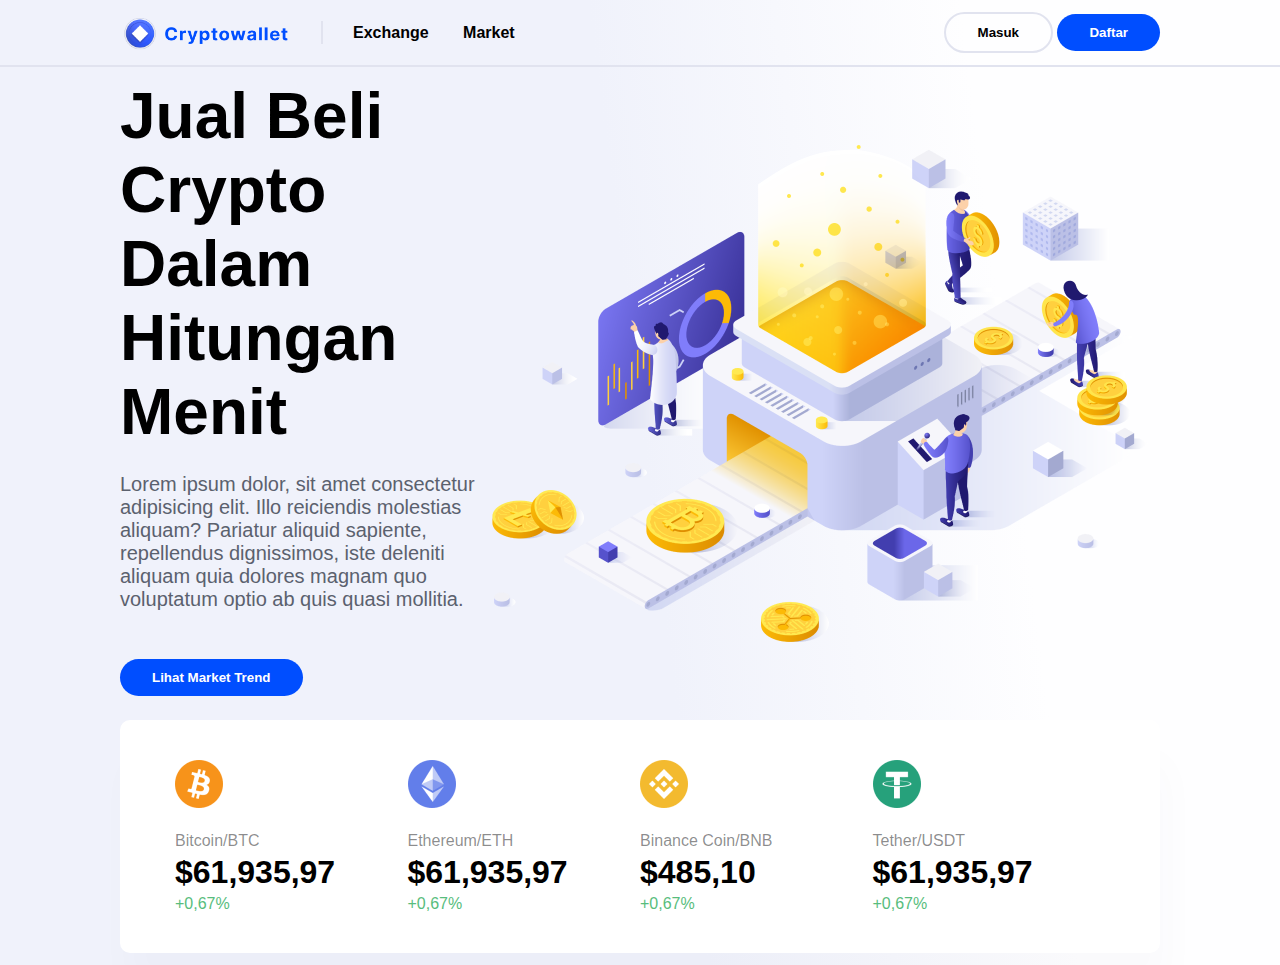
<file: index.html>
<!DOCTYPE html>
<html lang="en">
  <head>
    <meta charset="UTF-8" />
    <meta http-equiv="X-UA-Compatible" content="IE=edge" />
    <meta name="viewport" content="width=device-width, initial-scale=1.0" />
    <title>Cryptowallet</title>
    <link rel="stylesheet" href="style.css" />
    <link rel="icon" href="/assets/icon.svg" />
  </head>
  <body>
    <!-- header -->
    <div class="header">
      <div class="header-menu">
        <img src="/assets/logo.png" alt="logo image" class="logo" />
        <img src="/assets/logo-text.png" alt="logo-text" class="logo-text" />
        <ul>
          <li class="nav-list"><a href="">Exchange</a></li>
          <li class="nav-list"><a href="">Market</a></li>
        </ul>
      </div>
      <div class="header-action">
        <button class="btn btn-secondary">Masuk</button>
        <button class="btn btn-primary" id="btnRegister">Daftar</button>
      </div>
    </div>
    <!-- end header -->

    <!-- hero -->
    <div class="hero">
      <div class="hero-text">
        <h1>
          Jual Beli <br />
          Crypto Dalam <br />
          Hitungan Menit
        </h1>
        <p>
          Lorem ipsum dolor, sit amet consectetur adipisicing elit. Illo
          reiciendis molestias aliquam? Pariatur aliquid sapiente, repellendus
          dignissimos, iste deleniti aliquam quia dolores magnam quo voluptatum
          optio ab quis quasi mollitia.
        </p>
        <button class="btn btn-primary">Lihat Market Trend</button>
      </div>
      <div class="hero-image">
        <img src="/assets/hero.png" alt="Hero" />
      </div>
    </div>
    <!-- end hero -->

    <!-- info -->
    <div class="info">
      <div class="info-card">
        <div class="info-list">
          <img src="/assets/icon1.png" alt="Icon 1" />
          <div class="text-header">Bitcoin/BTC</div>
          <h4>$61,935,97</h4>
          <div class="text-desc">+0,67%</div>
        </div>

        <div class="info-list">
          <img src="/assets/icon2.png" alt="Icon 2" />
          <div class="text-header">Ethereum/ETH</div>
          <h4>$61,935,97</h4>
          <div class="text-desc">+0,67%</div>
        </div>

        <div class="info-list">
          <img src="/assets/icon3.png" alt="Icon 3" />
          <div class="text-header">Binance Coin/BNB</div>
          <h4>$485,10</h4>
          <div class="text-desc">+0,67%</div>
        </div>

        <div class="info-list">
          <img src="/assets/icon4.png" alt="Icon 4" />
          <div class="text-header">Tether/USDT</div>
          <h4>$61,935,97</h4>
          <div class="text-desc">+0,67%</div>
        </div>
      </div>
    </div>
    <!-- end info -->

    <!-- modal -->
    <div class="modal" id="modalRegister">
      <div class="modal-content">
        <div class="modal-close">
          <span class="icon-close">&times;</span>
        </div>
        <h4>Daftar Ke Cryptowallet</h4>
        <div class="modal-desc">
          Sudah Punya Akun? <a href=>Masuk disini</a>
        </div>
        <form>
          <div class="form-input">
            <label>Email</label>
            <input type="email" placeholder="Masukan email" />
          </div>
          <div class="form-input">
            <label>Kata Sandi</label>
            <input type="password" placeholder="Masukan kata sandi" />
          </div>
          <div class="form-input">
            <label>Konfirmasi Kata Sandi</label>
            <input type="password" placeholder="Masukan kata sandi" />
          </div>
          <button class="btn btn-primary btn-block">Daftar</button>
        </form>
        <div class="modal-footer">
          Dengan klik mendaftar, saya menyetujui
          <a href="">Syarat dan Ketentuan</a> serta
          <a href="">Kebijakan Privasi</a> Cryptowallet
        </div>
      </div>
    </div>
    <!-- end modal -->

    <script>
      var btnRegister = document.getElementById
      ("btnRegister");

      var modalRegister = document.getElementById
      ("modalRegister");

      var btnCloseModal = document.getElementsByClassName
      ("icon-close")[0];

      btnRegister.onclick = function() {
        //console.log("tessssssss");
        modalRegister.style.display = "flex"
      };

      btnCloseModal.onclick = function() {
        modalRegister.style.display = "none";
      };

      window.onclick = function() {
        if (event.target == modalRegister) {
          modalRegister.style.display = "none"; 
        }
      };
    </script>
  </body>
</html>
</file>
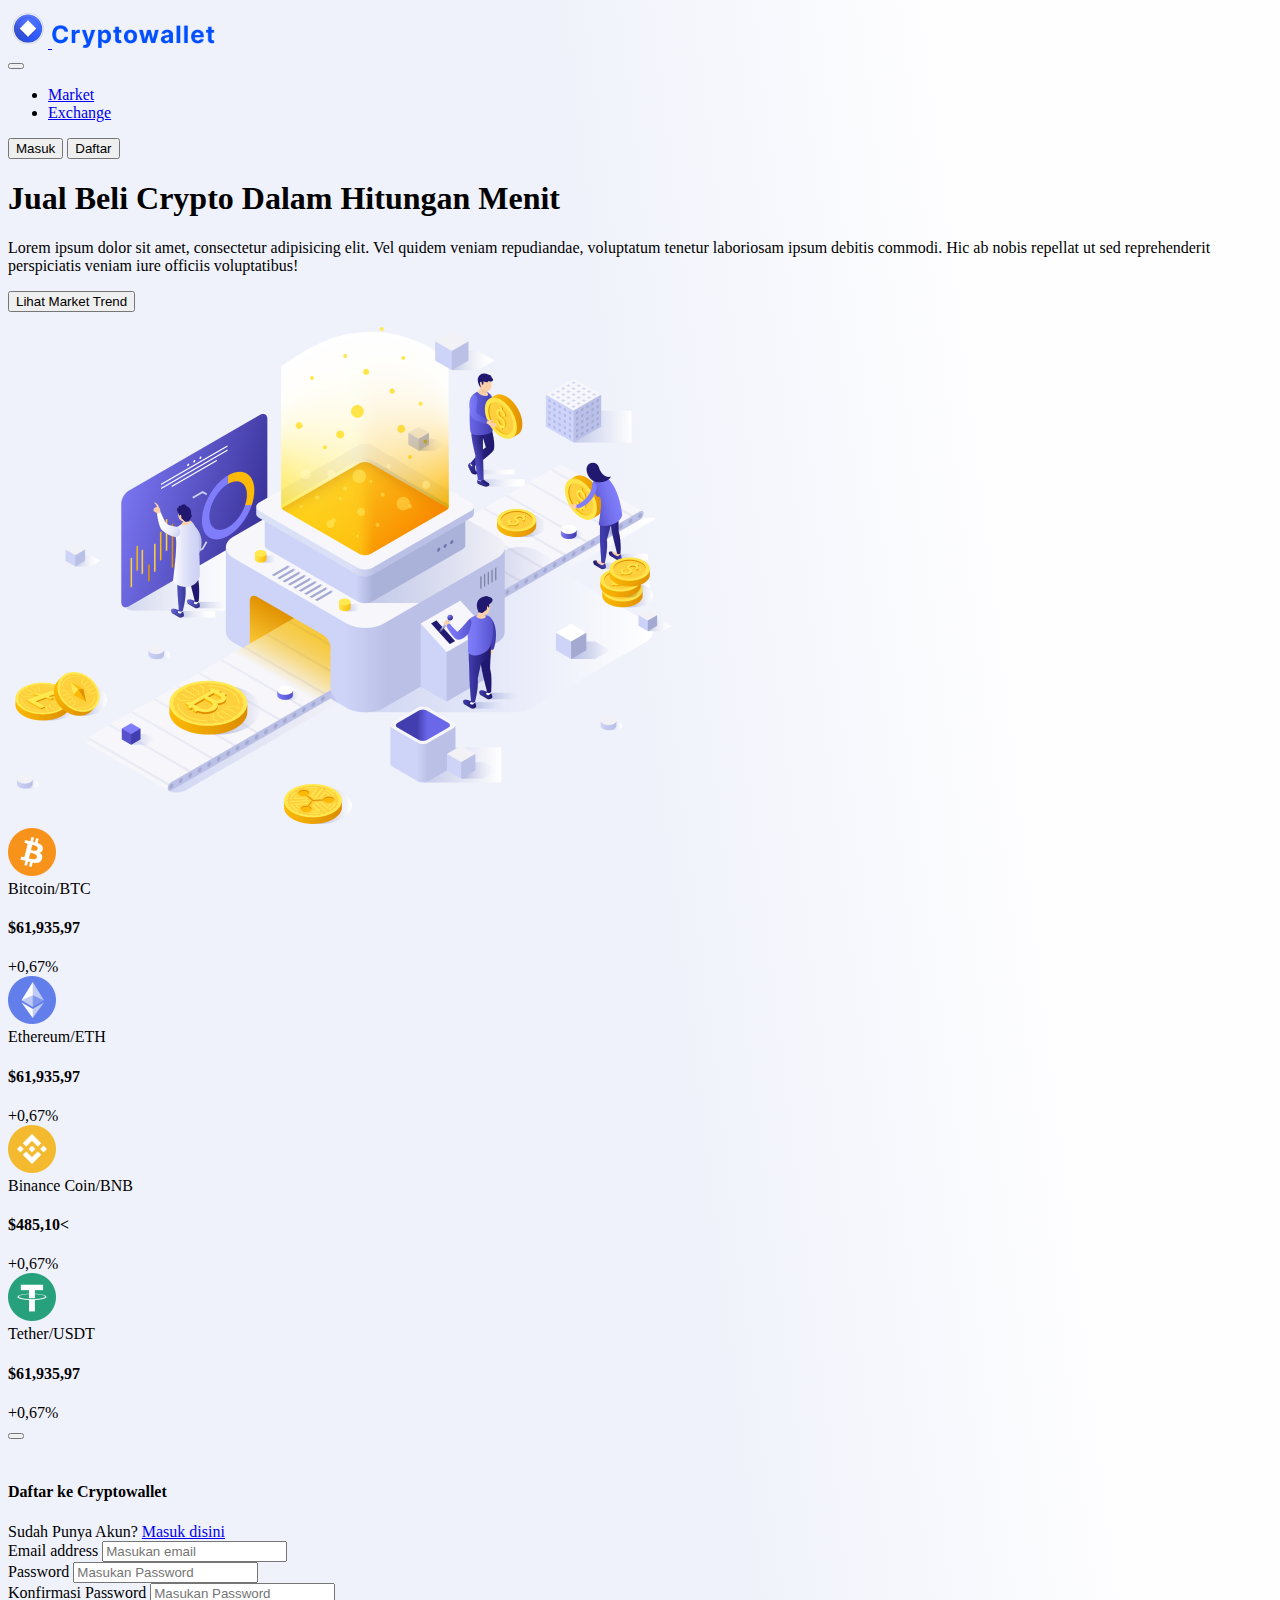
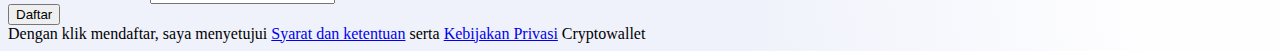
<file: bootstraps.html>
<!DOCTYPE html>
<html lang="en">
  <head>
    <meta charset="utf-8" />
    <meta name="viewport" content="width=device-width, initial-scale=1" />
    <title>Cryptowallet</title>
    <link
      href="https://cdn.jsdelivr.net/npm/bootstrap@5.2.2/dist/css/bootstrap.min.css"
      rel="stylesheet"
      integrity="sha384-Zenh87qX5JnK2Jl0vWa8Ck2rdkQ2Bzep5IDxbcnCeuOxjzrPF/et3URy9Bv1WTRi"
      crossorigin="anonymous"
    />

    <style>
      body {
        background-image: linear-gradient(
          82.94deg,
          #f0f2fb 50.57%,
          #fefeff 77.18%
        );
      }
    </style>
  </head>
  <body>
    <!-- HEADER -->
    <div class="container">
      <nav class="navbar navbar-expand-lg">
        <div class="container-fluid">
          <a class="navbar-brand" href="#">
            <img src="./assets/logo.png" alt="logo" width="40px" />
            <img src="./assets/logo-text.png" alt="logo-text" width="163px" />
          </a>
          <div class="vr mx-2 d-none d-lg-inline" style="width: 2px"></div>
          <button
            class="navbar-toggler"
            type="button"
            data-bs-toggle="collapse"
            data-bs-target="#navbarSupportedContent"
            aria-controls="navbarSupportedContent"
            aria-expanded="false"
            aria-label="Toggle navigation"
          >
            <span class="navbar-toggler-icon"></span>
          </button>
          <div class="collapse navbar-collapse" id="navbarSupportedContent">
            <ul class="navbar-nav me-auto mb-2 mb-lg-0">
              <li class="nav-item">
                <a
                  class="nav-link fw-bold text-dark"
                  aria-current="page"
                  href="#"
                  >Market</a
                >
              </li>
              <li class="nav-item">
                <a class="nav-link fw-bold text-dark" href="#">Exchange</a>
              </li>
            </ul>

            <div class="d-grid d-md-flex gap-2">
              <button
                class="btn btn-outline-primary rounded-pill px-4"
                type="button"
              >
                Masuk
              </button>
              <button
                class="btn btn-primary rounded-pill px-4"
                type="button"
                data-bs-toggle="modal"
                data-bs-target="#modalRegister"
              >
                Daftar
              </button>
            </div>
          </div>
        </div>
      </nav>
    </div>
    <div class="container-fluid border-top border-2"></div>

    <!-- HERO -->
    <div class="container my-3">
      <div class="row align-items-center">
        <div class="col text-center text-md-start">
          <h1 class="fw-bold">Jual Beli Crypto Dalam Hitungan Menit</h1>
          <p class="text-secondary">
            Lorem ipsum dolor sit amet, consectetur adipisicing elit. Vel quidem
            veniam repudiandae, voluptatum tenetur laboriosam ipsum debitis
            commodi. Hic ab nobis repellat ut sed reprehenderit perspiciatis
            veniam iure officiis voluptatibus!
          </p>
          <button class="btn btn-primary rounded-pill px-4" type="button">
            Lihat Market Trend
          </button>
        </div>
        <div class="col d-none d-md-inline">
          <img src="./assets/hero.png" alt="hero" class="img-fluid" />
        </div>
      </div>
    </div>

    <!-- INFO -->
    <div class="container my-3">
      <div class="card p-4 border-0 shadow-sm">
        <div class="row">
          <div class="col-md-3 text-center text-md-start my-3 my-md-0">
            <img src="/assets/icon1.png" alt="Icon 1" />
            <div class="text-secondary">Bitcoin/BTC</div>
            <h4 class="fw-bold">$61,935,97</h4>
            <div class="text-success">+0,67%</div>
          </div>
          <div class="col-md-3 text-center text-md-start my-3 my-md-0">
            <img src="/assets/icon2.png" alt="Icon 2" />
            <div class="text-secondary">Ethereum/ETH</div>
            <h4 class="fw-bold">$61,935,97</h4>
            <div class="text-success">+0,67%</div>
          </div>
          <div class="col-md-3 text-center text-md-start my-3 my-md-0">
            <img src="/assets/icon3.png" alt="Icon 3" />
            <div class="text-secondary">Binance Coin/BNB</div>
            <h4 class="fw-bold">$485,10<</h4>
            <div class="text-success">+0,67%</div>
          </div>
          <div class="col-md-3 text-center text-md-start my-3 my-md-0">
            <img src="/assets/icon4.png" alt="Icon 4" />
            <div class="text-secondary">Tether/USDT</div>
            <h4 class="fw-bold">$61,935,97</h4>
            <div class="text-success">+0,67%</div>
          </div>
        </div>
      </div>
    </div>

    <!-- Modal -->
    <div
      class="modal fade"
      id="modalRegister"
      tabindex="-1"
      aria-labelledby="exampleModalLabel"
      aria-hidden="true"
    >
      <div class="modal-dialog modal-dialog-centered">
        <div class="modal-content">
          <div class="modal-body">
            <div
              class="border border-2 rounded-circle float-end d-flex align-items-center justify-content-center"
              style="width: 40px; height: 40px"
            >
              <button
                type="button"
                class="btn-close"
                data-bs-dismiss="modal"
                aria-label="Close"
              ></button>
            </div>
            <h4 class="fw-bold">Daftar ke Cryptowallet</h4>
            <div class="text-secondary">
              Sudah Punya Akun?
              <a href="#" class="text-decoration-none">Masuk disini</a>
            </div>
            <form class="my-3">
              <div class="mb-3">
                <label for="exampleInputEmail1" class="form-label fw-bold"
                  >Email address</label
                >
                <input
                  type="email"
                  class="form-control"
                  id="exampleInputEmail1"
                  aria-describedby="emailHelp"
                  placeholder="Masukan email"
                />
              </div>
              <div class="mb-3">
                <label for="exampleInputPassword1" class="form-label fw-bold"
                  >Password</label
                >
                <input
                  type="password"
                  class="form-control"
                  id="exampleInputPassword1"
                  placeholder="Masukan Password"
                />
              </div>
              <div class="mb-3">
                <label for="exampleInputPassword1" class="form-label fw-bold"
                  >Konfirmasi Password</label
                >
                <input
                  type="password"
                  class="form-control"
                  id="exampleInputPassword1"
                  placeholder="Masukan Password"
                />
              </div>
              <div class="d-grid">
                <button type="submit" class="btn btn-primary rounded-pill">
                  Daftar
                </button>
              </div>
            </form>
            <div class="text-secondary text-center">
              Dengan klik mendaftar, saya menyetujui
              <a href="#" class="text-decoration-none">Syarat dan ketentuan</a>
              serta
              <a href="#" class="text-decoration-none">Kebijakan Privasi</a>
              Cryptowallet
            </div>
          </div>
        </div>
      </div>
    </div>
    <script
      src="https://cdn.jsdelivr.net/npm/bootstrap@5.2.2/dist/js/bootstrap.bundle.min.js"
      integrity="sha384-OERcA2EqjJCMA+/3y+gxIOqMEjwtxJY7qPCqsdltbNJuaOe923+mo//f6V8Qbsw3"
      crossorigin="anonymous"
    ></script>

    <script
      src="https://cdn.jsdelivr.net/npm/@popperjs/core@2.11.6/dist/umd/popper.min.js"
      integrity="sha384-oBqDVmMz9ATKxIep9tiCxS/Z9fNfEXiDAYTujMAeBAsjFuCZSmKbSSUnQlmh/jp3"
      crossorigin="anonymous"
    ></script>
    <script
      src="https://cdn.jsdelivr.net/npm/bootstrap@5.2.2/dist/js/bootstrap.min.js"
      integrity="sha384-IDwe1+LCz02ROU9k972gdyvl+AESN10+x7tBKgc9I5HFtuNz0wWnPclzo6p9vxnk"
      crossorigin="anonymous"
    ></script>
  </body>
</html>
</file>
<file: style.css>
* {
    margin: 0px;
    padding: 0px;
    font-family: Arial, Helvetica, sans-serif;
    box-sizing: border-box;
}

body {
    background-image: linear-gradient(82.94deg, #F0F2FB 50.57%, #FEFEFF 77.18%);
}

a {
    text-decoration: none;
}

.header {
    display: flex;
    justify-content: space-between;
    align-items: center;
    padding: 12px 120px;
    border-bottom: 2px solid #E1E3EF;
}

.header-menu {
    display: flex;
    align-items: center;
}

.header-menu .logo {
    width: 40px;
}

.header-menu .logo-text {
    width: 163px;
    padding-right: 33px;
    padding-left: 5px;
    padding-top: 6px;
    border-right: 2px solid #E1E3EF;
}

.nav-list   {
    display: inline;
    margin-left: 30px;
}

.nav-list a {
    font-weight: bold;
    text-decoration: none;
    color: black ;
}

.btn {
    padding: 11px 32px;
    border-radius: 30px;
    font-weight: bold;
    cursor: pointer;
}

.btn-primary {
    background-color: #004EFF;
    border: none;
    color: white;
}

.btn-secondary {
    background-color: transparent;
    border: 2px solid #E1E3EF;
}

.hero {
    display: flex;
    align-items: center;
    justify-content: space-between;
    padding: 12px 120px;
}

.hero-text h1 {
    font-size: 64px;
}

.hero-text p {
    font-size: 20px;
    color: #5B616E;
    margin: 24px 0 48px;
}

.info {
    padding: 12px 120px;
}


.info-card {
    background-color: white;
    border-radius: 10px;
    padding: 40px 55px;
    display: flex;
    box-shadow: 8px 40px 40px rgba(63, 70, 77, 0.02);
}

.info-list {
    flex: 1;
}

.info-list img {
    margin-bottom: 20px;
}

.info-list .text-header {
    color: rgba(10, 11, 13, 0.48);
}

.info-list h4 {
    font-size: 32px;
    margin: 4px 0;
}

.info-list .text-desc {
    color: #58BD7D ;
}

.modal {
    width: 100%;
    height: 100%;
    background-color: rgba(0, 0, 0, 0.4);
    position: fixed;
    top: 0;
    display: none;
}

.modal-content {
    background-color: #fefefe;
    padding: 30px;
    width: 30%;
    margin: auto;
    border-radius: 16px;
    border: 2px solid #E1E3EF;
}

.modal-close {
    width: 40px;
    height: 40px;
    border: 2px solid #E1E3EF;
    border-radius: 20px;
    display: flex;
    align-items: center;
    justify-content: center;
    float: right;
}

.icon-close {
    font-size: 28px;
    font-weight: bold;
    cursor: pointer;
    color: #23262f;
}

.modal-content h4 {
    font-size: 24px;
}

.modal-desc {
    margin: 10px 0;
    color: #5B616E;
    font-size: 14px;
}

.form-input {
    margin: 10px 0;
}

.modal-content form {
    margin: 10px 0;
}

.form-input label {
    display: block ;
    margin-bottom: 5px;
    font-size: 12px;
    font-weight: bold;
}

.form-input input {
    width: 100%;
    padding: 12px 16px;
    border-radius: 12px;
    border: 2px solid #E1E3EF;

}

.btn-block {
    width: 100%;
}

.modal-footer {
    margin-top: 10px;
    font-size: 14px;
    text-align: center;
    color: #5B616E;

}

@media (max-width : 576px) {
    .header, .hero, .info {
        padding: 12px 30px;
    }

    .header-menu .logo-text {
        display: none;
    }

    .nav-list {
        margin-left: 10px;
        font-size: 12px;
    }

    .btn { 
        padding: 8px 22px;
        font-size: 12px;
    }

    .btn-secondary {
        display: none;
    }

    .hero-image {
        display: none;
    }

    .hero-text {
        text-align: center;
    }

    .hero-text h1 {
        font-size: 30px;
        margin-top: 10px;
    }

    .hero-text p {
        font-size: 13px;
        margin: 20px 0;
    }

    .info-card {
        padding: 20px;
        flex-direction: column;
        align-items: center;
        text-align: center;
    }

    .info-list {
        margin: 10px;
    }

    .info-list img {
        margin-bottom: 5px;
    }

    .info-list h4 {
        font-size: 20px;
    }

    .info-list .text-header, .text-desc {
        font-size: 13px;
    }

    .modal-content {
        width: 80%;
    }
}
</file>
